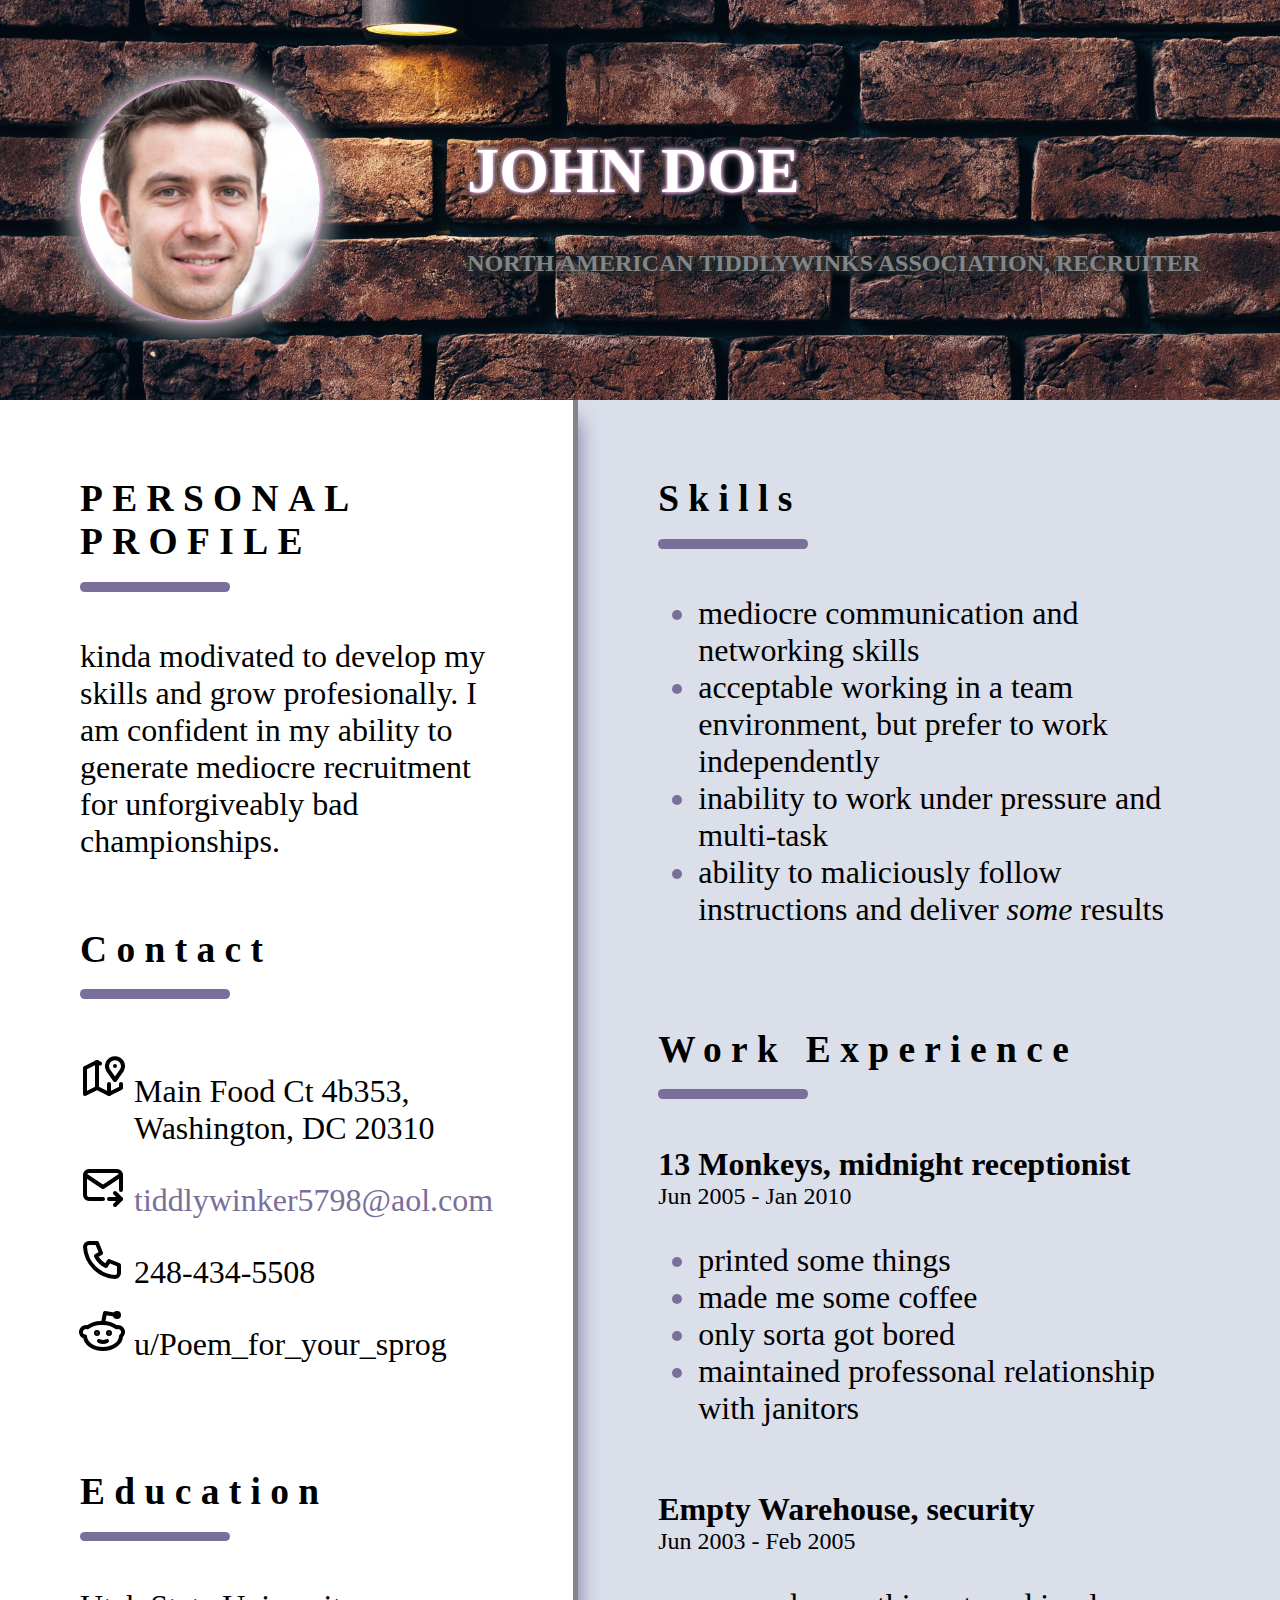
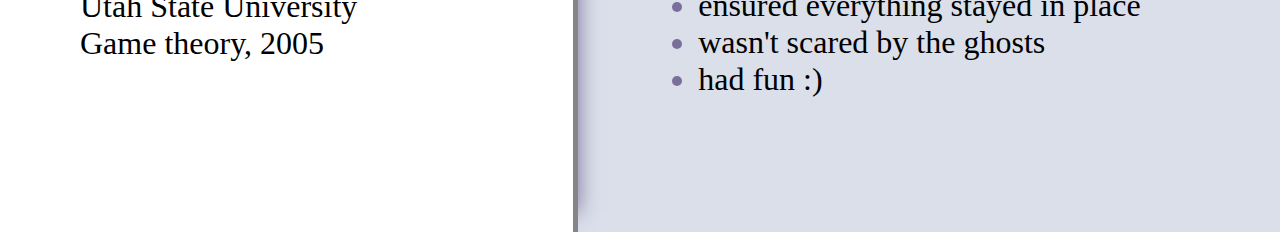
<file: index.html>
<html>
<head>
    <title>John Doe Resume</title>
    <link rel="stylesheet" href="./css/style.css">
</head>
<body>
    <div class="header">
        <img src="./images/face.jpeg" alt="portrait">
        <div>
            <h1>JOHN DOE</h1>
            <h4>NORTH AMERICAN TIDDLYWINKS ASSOCIATION, RECRUITER</h4>
        </div>
    </div>
    <div class="content">
        <div class="left">
            <div class="contentlet">
                <h3 class="label">PERSONAL PROFILE</h3>
                <p>kinda modivated to develop my skills and grow profesionally. I am confident in my ability to generate mediocre recruitment for unforgiveably bad championships.</p>
            </div>
            <div class="contentlet">
                <h3 class="label">Contact</h3>
                <ul class="contact">
                    <li id="location">Main Food Ct 4b353, Washington, DC 20310</li>
                    <li id="email"><a href="mailto:tiddlywinker5798@aol.com">tiddlywinker5798@aol.com</a></li>
                    <li id="phone">248-434-5508</li>
                    <li id="reddit">u/Poem_for_your_sprog</li>
                </ul>
            </div>
            <div class="contentlet">
                <h3 class="label">Education</h3>
                <p>Utah State University</p>
                <p>Game theory, 2005</p>
            </div>
        </div>
        <div class="right">
            <div class="contentlet">
                <h3 class="label">Skills</h3>
                <ul>
                    <li>mediocre communication and networking skills</li>
                    <li>acceptable working in a team environment, but prefer to work independently</li>
                    <li>inability to work under pressure and multi-task</li>
                    <li>ability to maliciously follow instructions and deliver <i>some</i> results</li>
                </ul>
            </div>
            <div class="contentlet">
                <h3 class="label">Work Experience</h3>
                <div class="job">
                    <h6>13 Monkeys, midnight receptionist</h6>
                    <p>Jun 2005 - Jan 2010</p>
                    <ul>
                        <li>printed some things</li>
                        <li>made me some coffee</li>
                        <li>only sorta got bored</li>
                        <li>maintained professonal relationship with janitors</li>
                    </ul>
                </div>
                <div class="job">
                    <h6>Empty Warehouse, security</h6>
                    <p>Jun 2003 - Feb 2005</p>
                    <ul>
                        <li>ensured everything stayed in place</li>
                        <li>wasn't scared by the ghosts</li>
                        <li>had fun :)</li>
                    </ul>
                </div>
            </div>
        </div>
    </div>
</body>
</html>
</file>
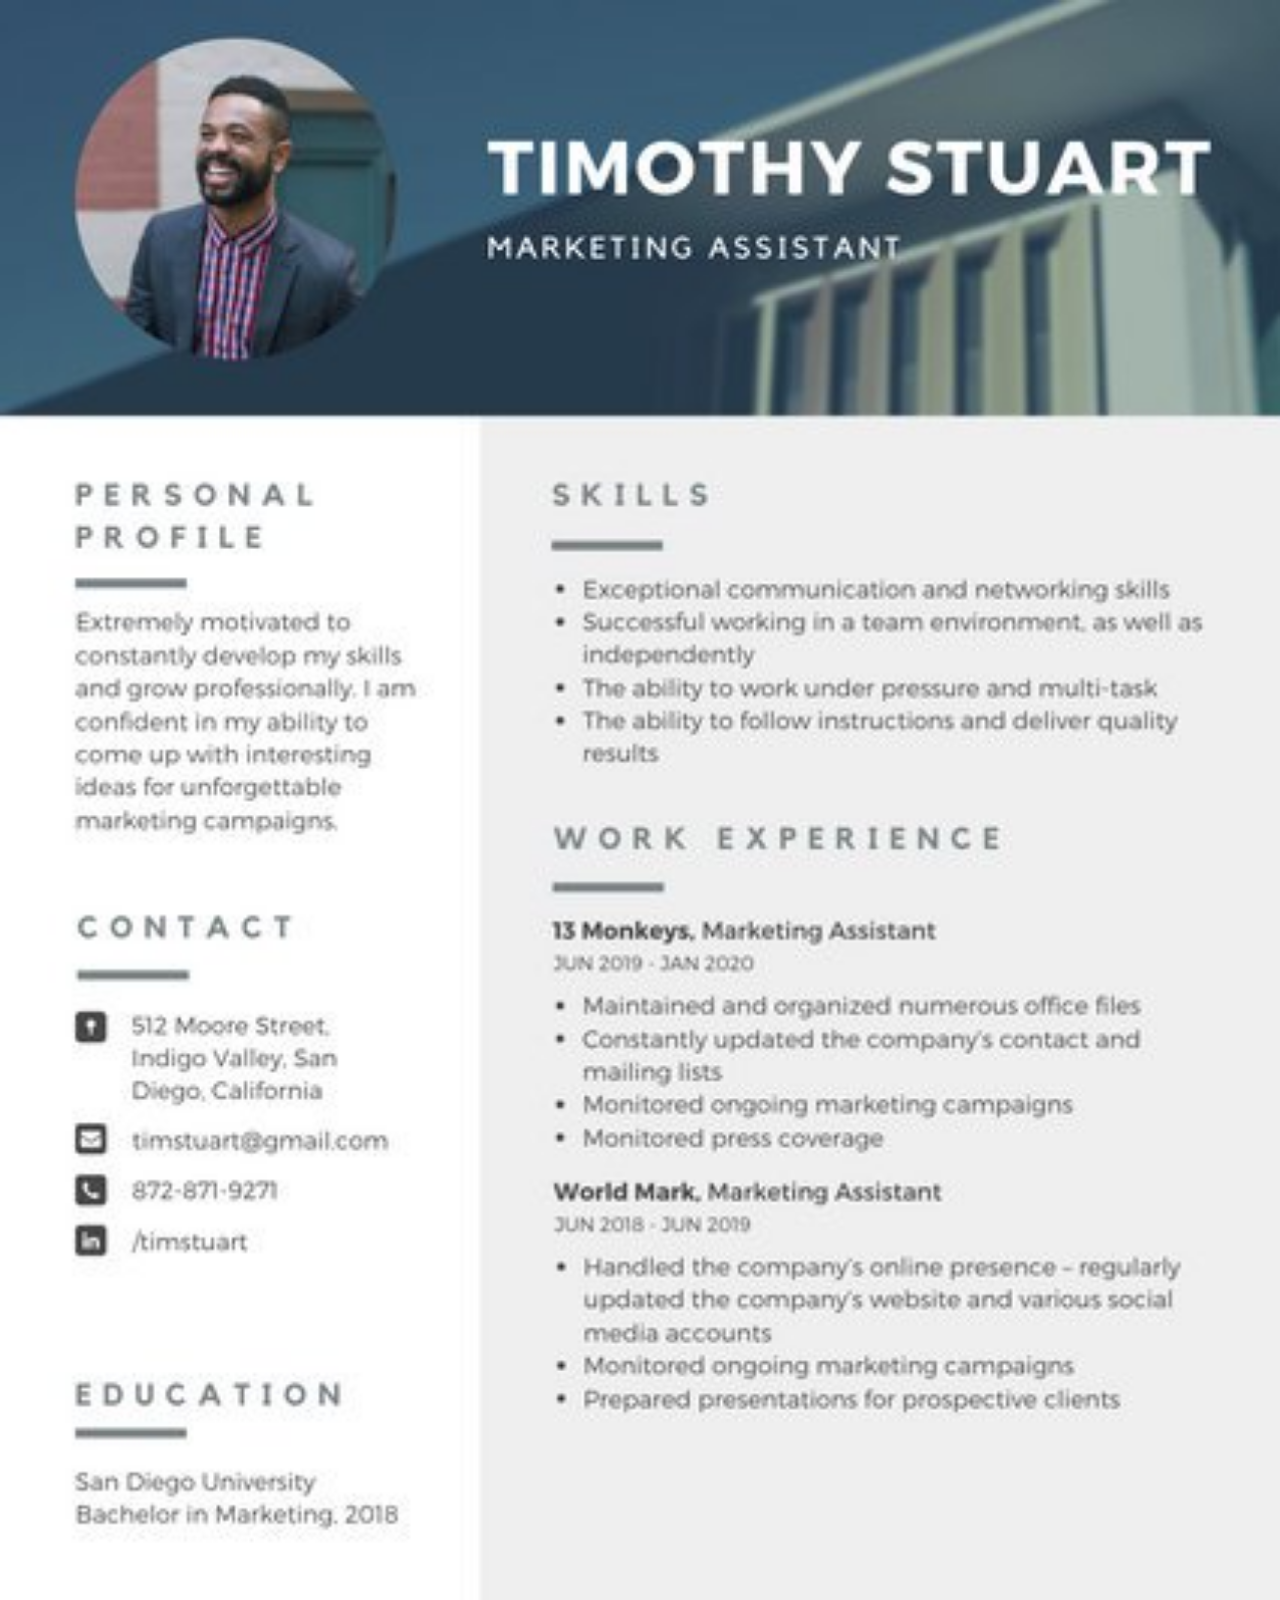
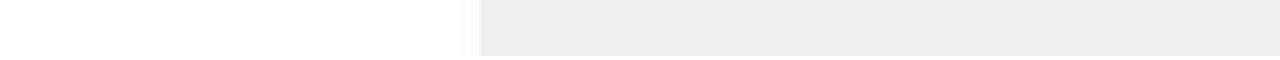
<file: layout-home.html>
<!DOCTYPE html>
<html>
<head>
    <title>layout</title>
    <style>
        body{
            width:100vw;
            overflow: scroll;
            margin:0px;
        }
    </style>
</head>
<body>
    <img src="layout.png" style="width:100vw;">
</body>
</html>
</file>
<file: css/style.css>
.content .right, .content .left {
  padding-left: 80px;
  padding-right: 80px;
  padding-top: 40px;
  padding-bottom: 40px;
}

body {
  margin: 0;
  font-size: 16px;
}

.header {
  height: 400px;
  padding-left: 80px;
  padding-right: 80px;
  background-image: url("../images/pexels-pixabay-276514.jpg");
  background-repeat: no-repeat;
  background-size: cover;
  background-position: center 70%;
  background-color: #d52941;
  display: flex;
  align-items: center;
  flex-wrap: nowrap;
  justify-content: space-between;
}
.header img {
  height: 240px;
  width: 240px;
  border-radius: 50%;
  box-shadow: 0 0 4px 2px #ffbeef, 0 0 20px 15px #848586;
}
.header div h1 {
  color: #fff;
  font-size: 4em;
  text-shadow: 0 0 4px #ffbeef, 0 0 4px #ffbeef, 0 0 10px #293132, 0 0 10px #293132, 0 0 10px #293132;
}
.header div h4 {
  color: #848586;
  font-size: 1.5em;
  text-shadow: 0 1px 10px #293132, 0 1px 10px #293132, 0 1px 5px #293132;
}

.content {
  display: flex;
  justify-content: space-between;
  font-size: 2em;
  min-width: calc(100vh - 400px);
}
.content .left {
  width: 33%;
  box-shadow: 20px 0px 20px -20px #7a6f9b;
  border-right: 5px solid #848586;
  z-index: 1;
}
.content .right {
  width: 66%;
  background-color: #dadfea;
}

.contentlet {
  padding-bottom: min(4em, 30px);
}
.contentlet .label {
  letter-spacing: 0.25em;
  position: relative;
  left: 0;
  top: 0;
  margin-bottom: 2em;
}
.contentlet .label::after {
  content: "";
  position: absolute;
  left: 0;
  top: calc(100% + 0.5em);
  width: 4em;
  height: 0.25em;
  border-radius: 0.125em;
  background-color: #7a6f9b;
}
.contentlet .contact {
  padding-left: 54px;
}
.contentlet .contact li {
  list-style-position: outside;
  padding-top: 0.25em;
  padding-bottom: 0.25em;
}
.contentlet .contact li a {
  text-decoration: none;
  color: #7a6f9b;
}
.contentlet .contact li a:hover {
  color: #ffbeef;
  text-decoration: underline;
}
.contentlet p {
  margin: 0;
}
.contentlet .job {
  margin-bottom: 2em;
}
.contentlet .job h6 {
  margin: 0;
  font-size: 1em;
}
.contentlet .job p {
  font-size: 0.75em;
}
.contentlet li::marker {
  color: #7a6f9b;
}

#location {
  list-style-image: url("../svg/map-2.svg");
}

#email {
  list-style-image: url("../svg/mail-forward.svg");
}

#phone {
  list-style-image: url("../svg/phone.svg");
}

#reddit {
  list-style-image: url("../svg/brand-reddit.svg");
}

/*# sourceMappingURL=style.css.map */
</file>
